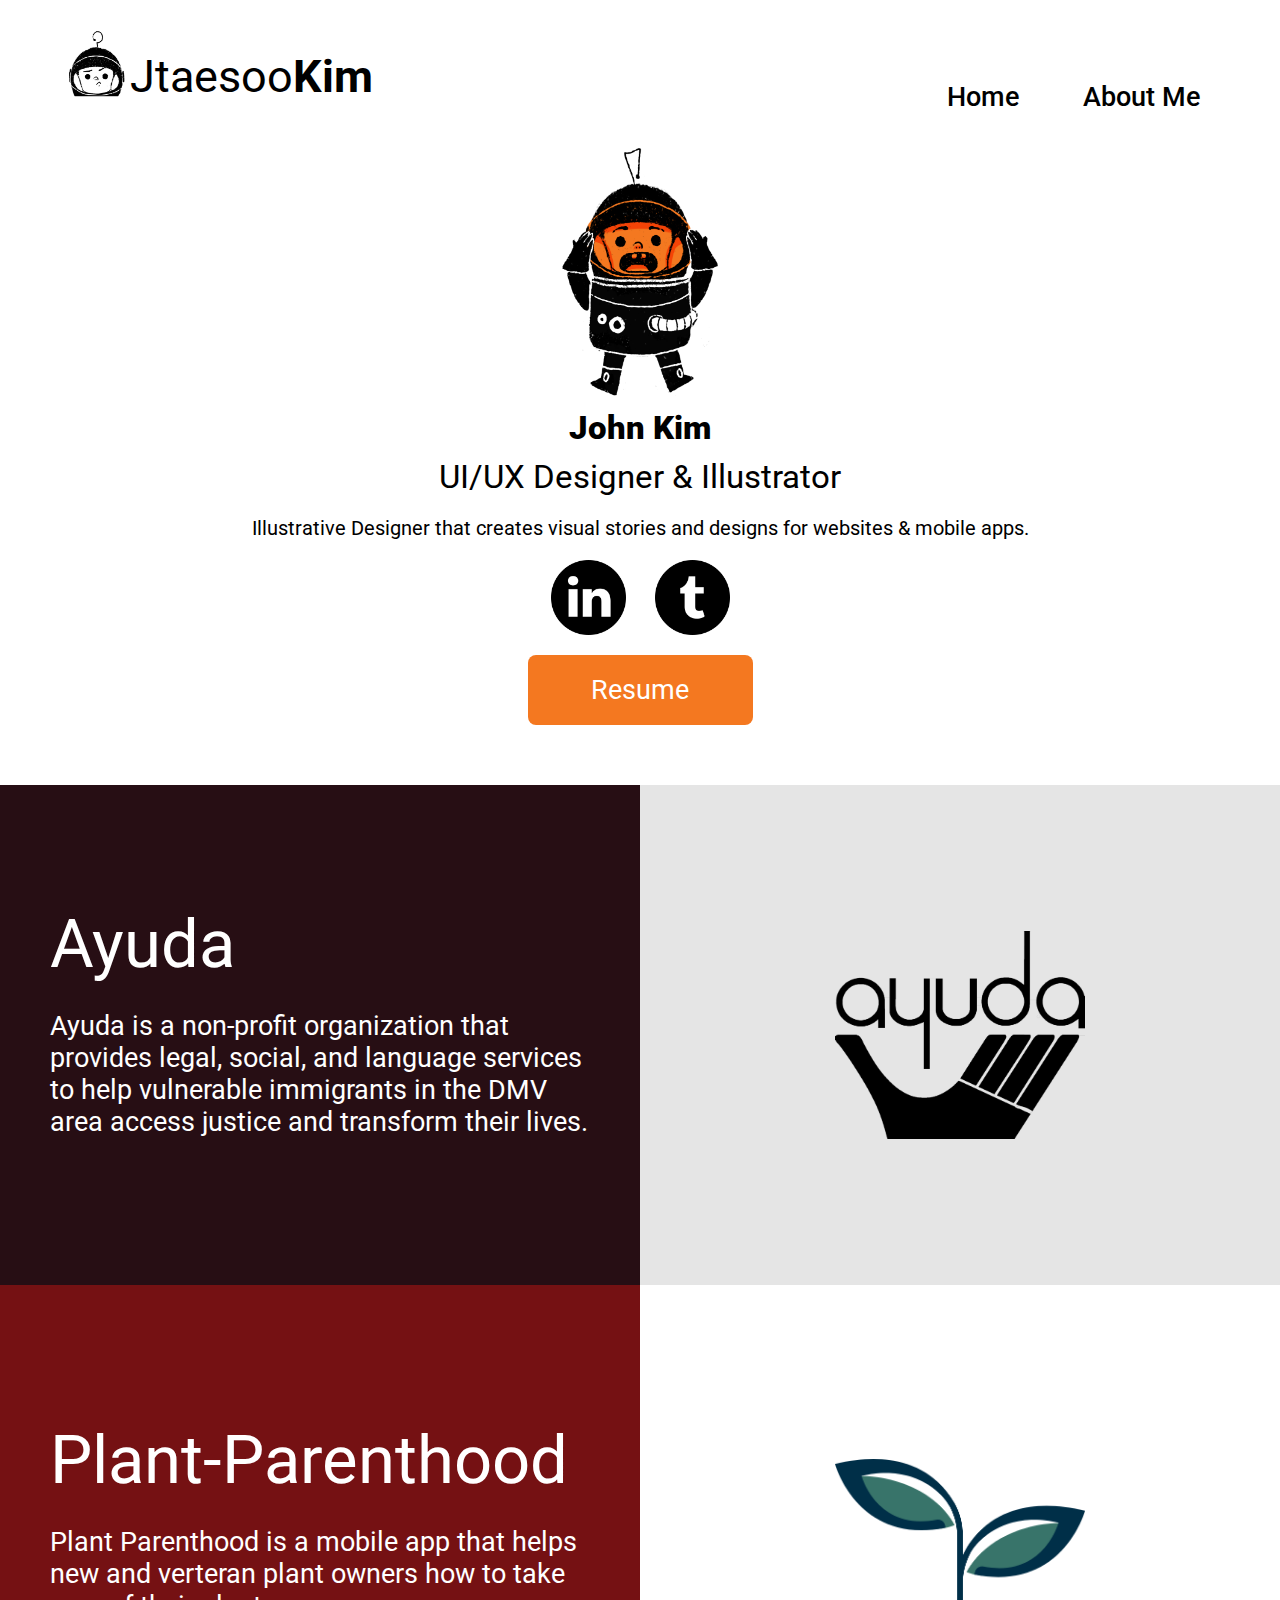
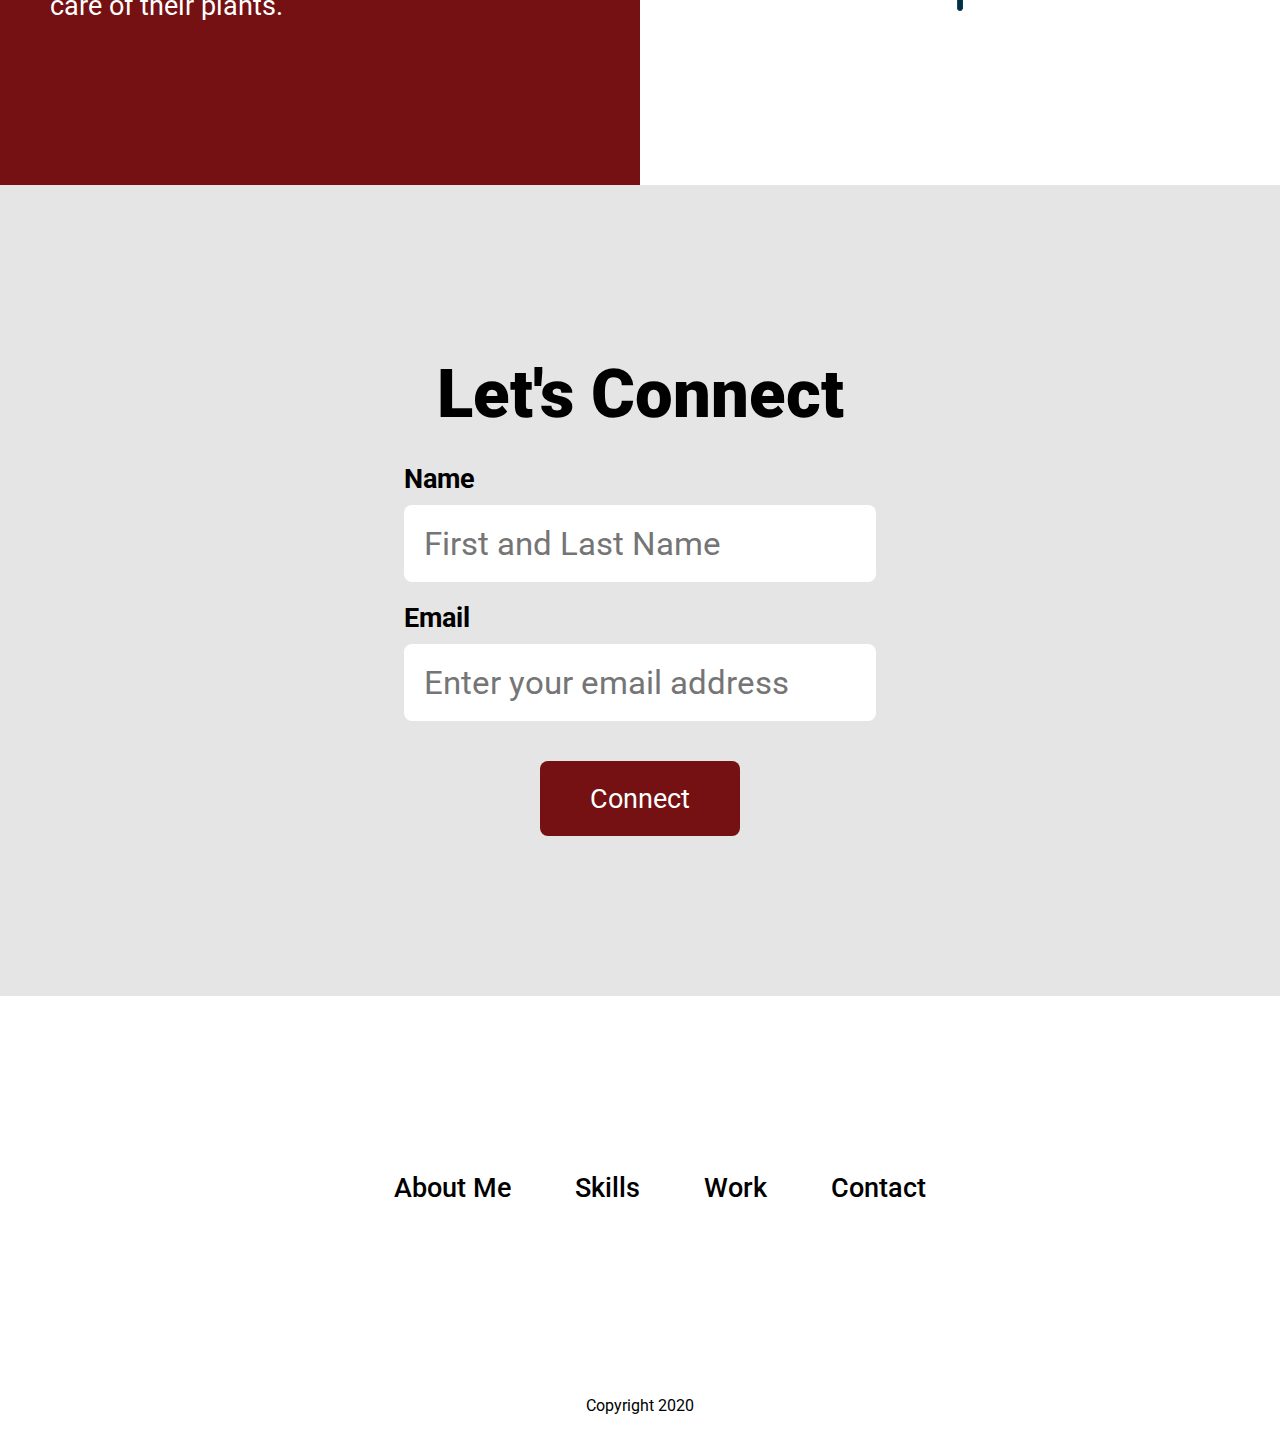
<file: index.html>
<!DOCTYPE html>
<html lang="en">
<head>
    <meta charset="UTF-8">
    <meta name="viewport" content="width=device-width, initial-scale=1.0">
    <title>JTaesooKim</title>
    <link rel="stylesheet" href="./css/index.css">
    <link href='https://fonts.googleapis.com/css?family=Roboto:400,100,100italic,300,300italic,400italic,500,500italic,700,700italic,900italic,900' rel='stylesheet' type='text/css'>
</head>
<body>
<!-- TOP NAVIGATION -->
    <header class="navigation">
        <div class="header">
            <div class="left-header">
                <a href="./index.html"><img src="./images/Website_Icon.png"></a>
                <a href="./index.html"><p>Jtaesoo<b>Kim</b></p></a>
            </div>
            <nav class="right-header">
                <ul class="navBar">
                    <li><a class="nav-Home" href="index.html">Home</a></li>
                    <li><a class="nav-Aboutme" href="html/about.html">About Me</a></li>
                </ul>
            </nav>
        </div>
    </header>
<!-- Short Bio -->
    <section class="intro">
        <div class="info-left">
            <div class="bioINFO">
                <img class="mobile-char" src="./images/Character.png">
                <h1>John Kim</h1>
                <h2>UI/UX Designer & Illustrator</h2>
                <p>Illustrative Designer that creates visual stories and designs for websites & mobile apps.</p>
            </div>
            <div class="socialIcons">
                <img id="linkedin" class="icons" src="./images/001-linkedin.png">
                <img id="tumblr" class="icons" src="./images/002-twitter.png">
            </div>
            <button class="resumebtn">Resume</button>
        </div>
        <div class="info-right">
            <img class="profilePIC" src="./images/Character.png">
        </div>
    </section>
<!-- Projects -->
    <section class="projects">
        <div class="ayuda">
            <h1 class="mobile-Proj">Projects</h1>
            <div class="border project1-info">
                <div class="project-content">
                    <h2>Ayuda</h2>
                    <p>Ayuda is a non-profit organization that provides legal, social, and language services to help vulnerable immigrants in the DMV area access justice and transform their lives.</p>
                </div>
            </div>
            <div class="border ayuda-logo">
                <img id="ayuda-logo-img" src="./images/ayudaicon.png">
            </div>
        </div>
        <div class="plantp">
            <div class="border project2-info">
                <div class="project-content">
                    <h2>Plant-Parenthood</h2>
                    <p>Plant Parenthood is a mobile app that helps new and verteran plant owners how to take care of their plants.</p>
                </div>
            </div>
            <div class="border plantp-logo">
                <img id="plantp-logo-img" src="./images/ppicon.png">
            </div>
        </div>
    </section>
<!-- Connect -->
    <form class="connect">
        <div class="connect-container connect-h1">
            <h1>Let's Connect</h1>
        </div>
        <div class="connect-container connect-input-section">
            <div class="connect-content name-section">
                <div class="content-label"><label><b>Name</b></label></div>
                <div><input type="text" placeholder="First and Last Name"></div>
            </div>
            <div class="connect-content email-section">
                <div class="content-label"><label><b>Email</b></label></div>
                <div><input type="text" placeholder="Enter your email address"></div>
            </div>
            <div class="connect-content">
                <button id="submitbtn" type="submit">Connect</button>
            </div>
        </div>
    </form>
<!-- Footer -->
    <footer class="site-footer">
        <ul class="footer-links">
            <li><a href="#">About Me</a></li>
            <li><a href="#">Skills</a></li>
            <li><a href="#">Work</a></li>
            <li><a href="#">Contact</a></li>
        </ul>
    </footer>
    <div class="copyright">
        <p>Copyright 2020</p>
    </div>
</body>
</html>
</file>
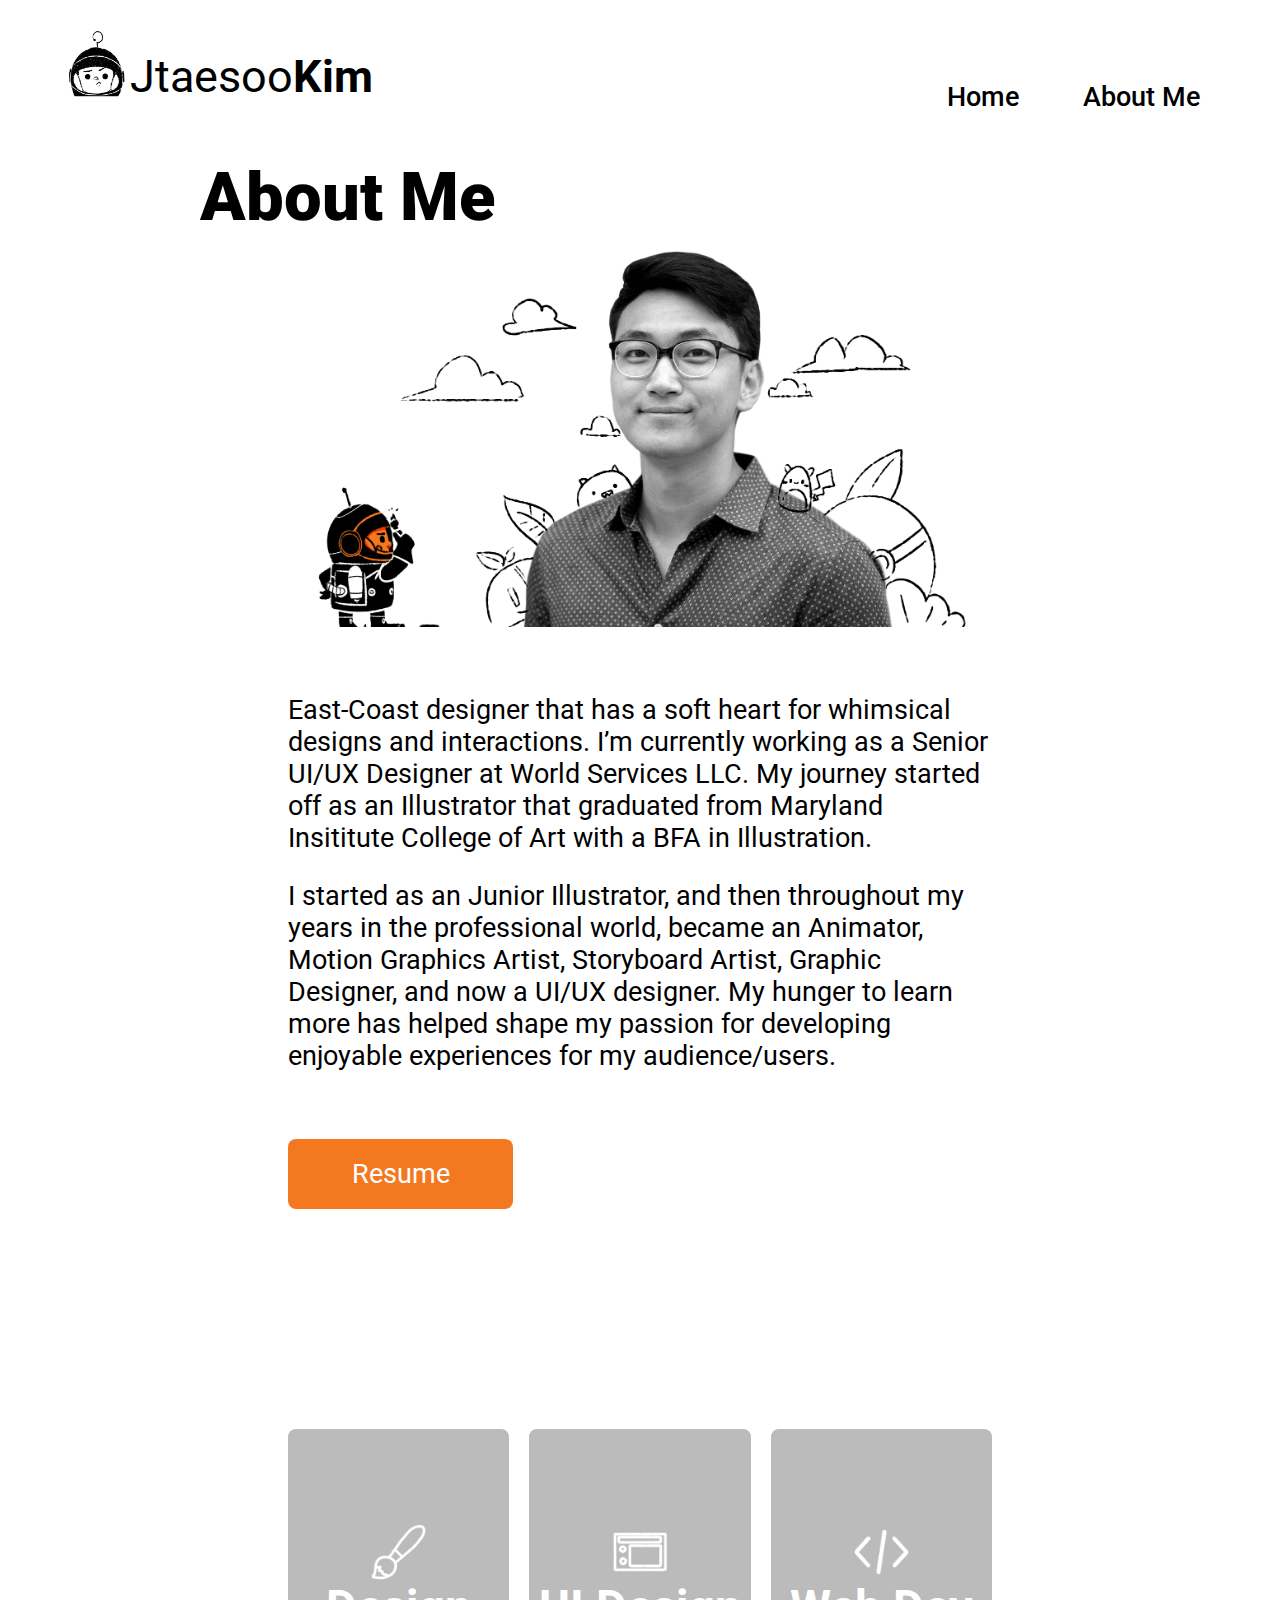
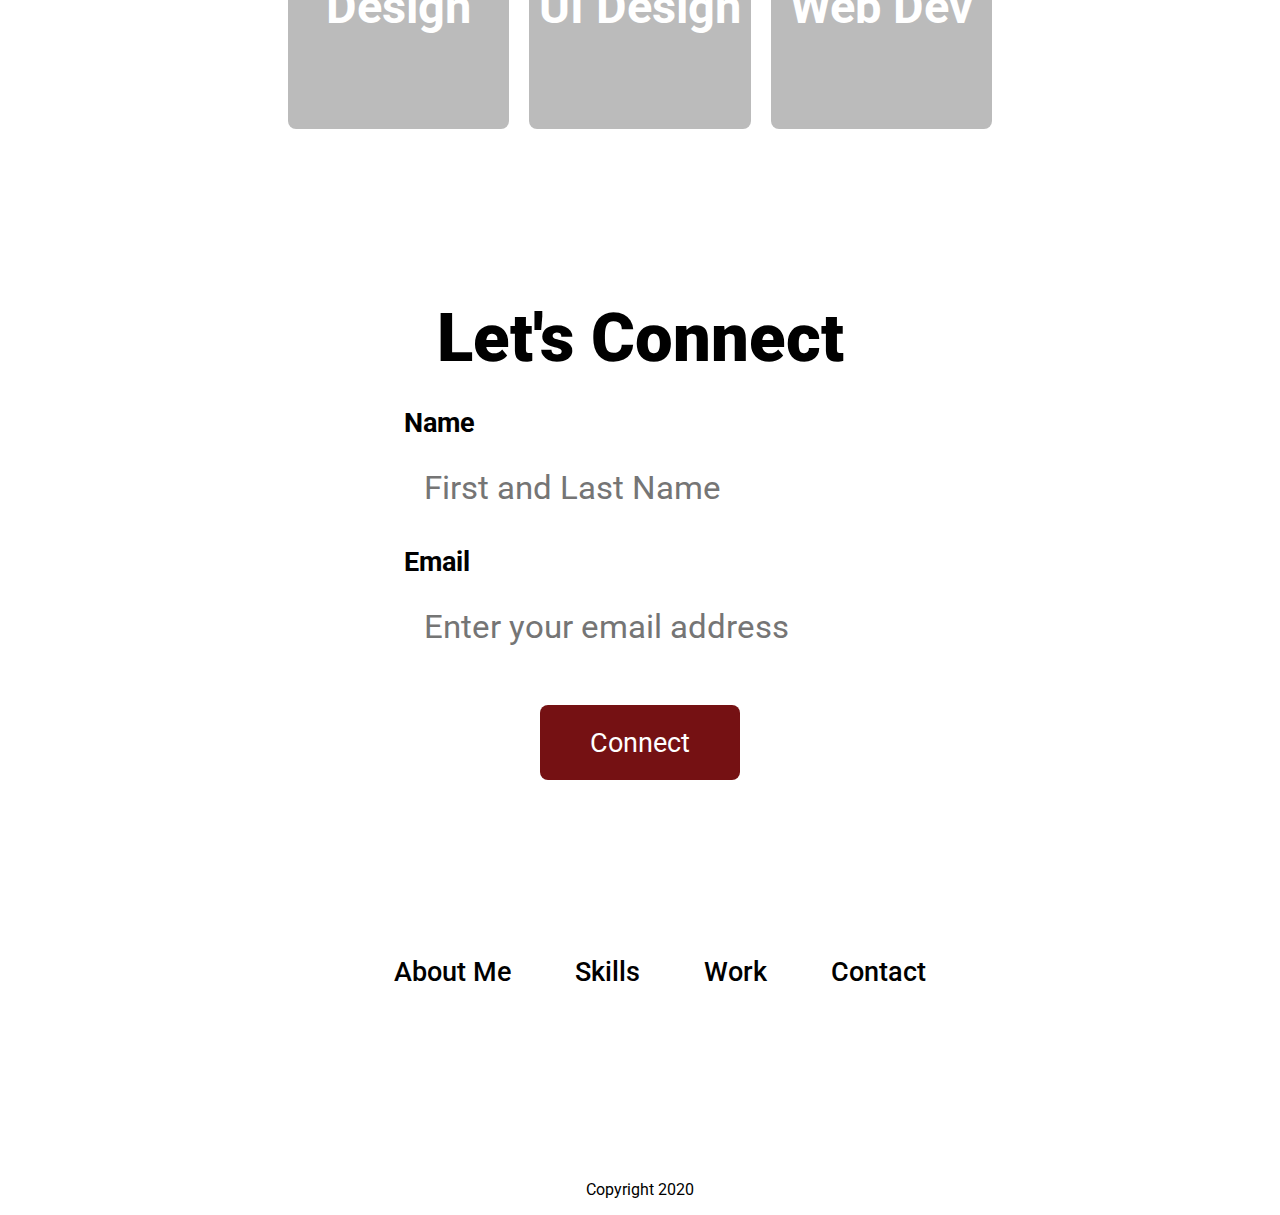
<file: html/about.html>
<!DOCTYPE html>
<html lang="en">
<head>
    <meta charset="UTF-8">
    <meta name="viewport" content="width=device-width, initial-scale=1.0">
    <title>JTaesooKim</title>
    <link rel="stylesheet" href="../css/index.css">
    <link rel="stylesheet" href="../css/about.css">
    <link href='http://fonts.googleapis.com/css?family=Roboto:400,100,100italic,300,300italic,400italic,500,500italic,700,700italic,900italic,900' rel='stylesheet' type='text/css'>
</head>
<body>
<!-- TOP NAVIGATION -->
    <header class="navigation">
        <div class="header">
            <div class="left-header">
                <a href="../index.html"><img src="../images/Website_Icon.png"></a>
                <a href="../index.html"><p>Jtaesoo<b>Kim</b></p></a>
            </div>
            <nav class="right-header">
                <ul class="navBar">
                    <li><a class="nav-Home" href="../index.html">Home</a></li>
                    <li><a class="nav-Aboutme" href="#">About Me</a></li>
                </ul>
            </nav>
        </div>
    </header>
<!-- Short Bio -->
    <section class="about">
        <div class="about-info">
            <h1>About Me</h1>
            <div class="about-picture">
                <img id="aboutme-img" src="../images/Profile_Picture_1.png">
            </div>
            <div class="about-p">
                <p>East-Coast designer that has a soft heart for whimsical designs and interactions. I’m currently working as a Senior UI/UX Designer at World Services LLC. My journey started off as an Illustrator that graduated from Maryland Insititute College of Art with a BFA in Illustration. </p>
                <p>I started as an Junior Illustrator, and then throughout my years in the professional world, became an Animator, Motion Graphics Artist, Storyboard Artist, Graphic Designer, and now a UI/UX designer. My hunger to learn more has helped shape my passion for developing enjoyable experiences for my audience/users.</p>
            </div>
            <div class="about-resumebtn">
                <button class="resumebtn">Resume</button>
            </div>
        </div>
    </section>
<!-- Skills -->
    <section class="skills">
        <div class="skills-container">
            <div class="skill-box">
                <img class="skills-icons" src="../images/paintbrush.png" alt="Design">
                <p>Design</p>
            </div>
            <div class="skill-box middlebox">
                <img class="skills-icons" src="../images/UserInterfaceDesign.png" alt="UI Design">
                <p>UI Design</p>
            </div>
            <div class="skill-box">
                <img class="skills-icons" src="../images/coding.png" alt="Web Dev">
                <p>Web Dev</p>
            </div>
        </div>
    </section>
<!-- Connect -->
    <form>
        <div class="connect-container connect-h1">
            <h1>Let's Connect</h1>
        </div>
        <div class="connect-container connect-input-section">
            <div class="connect-content name-section">
                <div class="content-label"><label><b>Name</b></label></div>
                <div><input type="text" placeholder="First and Last Name"></div>
            </div>
            <div class="connect-content email-section">
                <div class="content-label"><label><b>Email</b></label></div>
                <div><input type="text" placeholder="Enter your email address"></div>
            </div>
            <div class="connect-content">
                <button id="submitbtn" type="submit">Connect</button>
            </div>
        </div>
    </form>
<!-- Footer -->
    <footer class="site-footer">
        <ul class="footer-links">
            <li><a href="#">About Me</a></li>
            <li><a href="#">Skills</a></li>
            <li><a href="#">Work</a></li>
            <li><a href="#">Contact</a></li>
        </ul>
    </footer>
    <div class="copyright">
        <p>Copyright 2020</p>
    </div>
</body>
</html>
</file>
<file: css/index.css>
h1, h2, h3, h4, h5, h6, p, button, a, ul, li, input, label {
    font-family: 'Roboto', sans-serif;
}
h1 {
    font-size: 50pt;
    font-weight: 900;
    margin: 10px 0 10px 0;
}
h2 {
    font-size: 50pt;
    font-weight: 400;
    margin: 10px 0 10px 0;
}
body {
    margin: 0;
}
label {
    font-size: 20pt;
}
input {
    height: 75px;
    width: 50vh;
    font-size: 25pt;
    background-color: #ffffff;
    border-radius: 8px;
    border: none;
    padding-left: 20px;
}
input:focus {
    outline-color: #751113;
    outline-style: solid;
    outline-width: 3px;
}
button:focus {
    outline: none;
}
.content-label {
    margin-bottom: 10px;
}
/* Navigation */
.left-header a {
    text-decoration: none;
    color: black;
}
.navigation {
    margin: 25px 50px 0 50px;
}
.bioINFO p {
    font-size: 25pt;
}
.info-left {
    width: 500px;
}
.header {
    display: flex;
    flex-direction: row;
}
.header .left-header img {
    width: 90px;
    height: 75px;
}
.left-header {
    display: flex;
    flex-direction: row;
    flex-grow: 1;
}
.left-header p {
    font-size: 45px;
    margin-top: 25px;
    margin-left: -10px;
}
.right-header .navBar {
    list-style-type: none;
    padding-top: 40px;
}
.nav-Home:hover {
    box-shadow: 0 3px #F47820;    
}
.nav-Home:active {
    transform: translateY(4px);
}
.nav-Aboutme:hover {
    box-shadow: 0 3px #F47820;
}
.navBar li {
    display: inline-block;
}
.navBar li a {
    font-size: 20pt;
    text-decoration: none;
    margin: 0 30px 0 30px;
    color: black;
    font-weight: 500;
}
/* Info Section */
.mobile-char {
    display: none;
}
.intro {
    display: flex;
    justify-content: space-between;
    margin-bottom: 80px;
}
.info-left {
    padding: 100px 100px 0 200px;
    justify-content: center;
    align-items: center;
}
.info-right {
    padding: 50px 100px 0 100px;
}
.profilePIC {
    height: 800px;
    padding-right: 200px;
}
.icons {
    width: 100px;
    padding: 0 0 16px 0;
}
.icons:hover {
    opacity: 0.7;
}
.icons:active {
    opacity: initial;
    transform: translateY(4px);
}
#linkedin {
    margin-right: 25px;
}
.resumebtn {
    border-radius: 8px;
    background-color: #F47820;
    border: none;
    color: white;
    width: 225px;
    height: 70px;
    font-size: 20pt;
}
.resumebtn:hover {
    opacity: 0.7;
}
.resumebtn:active {
    opacity: initial;
    background-color: #e05e00;
    box-shadow: 0 5px #666;
    transform: translateY(4px);
}
/* Projects */
.mobile-Proj {
    display: none;
}
.projects {
    display: flex;
    flex-direction: column;
    color: white;
}
.border {
    width: 50%;
    height: 500px;
}
.ayuda {
    display: flex;
    flex-direction: row;
}
#ayuda-logo-img {
    width: 250px;
}
.plantp{
    display: flex;
    flex-direction: row;
}
#plantp-logo-img {
    width: 250px;
}
.project1-info {
    display: flex;
    align-items: center;
    background-color: #270E14;
}
.ayuda-logo {
    display: flex;
    justify-content: center;
    align-items: center;
    background-color: #E5E5E5;
}
.project2-info {
    display: flex;
    align-items: center;
    background-color: #751113;
}
.plantp-logo {
    display: flex;
    justify-content: center;
    align-items: center;
    background-color: #ffffff;
}
.projects h2 {
    margin: 0;
}
.project-content{
    padding: 50px;
}
.project-content p {
    font-size: 20pt;
}
/* Connect Section */
.connect {
    padding: 160px 0 160px 0;
    background-color: #E5E5E5;
}
.connect-container{
    display: flex;
    justify-content: center;
    align-items: center;
}
.connect-input-section {
    height: 200px;
}
.name-section {
    display: flex;
    flex-direction: column;
}
.connect-content {
    display: inline-block;
}
.email-section {
    margin: 0 20px 0 20px;
}
#submitbtn {
    margin-top: 45px;
    height: 75px;
    width: 200px;
    border-radius: 8px;
    border: none;
    background-color: #751113;
    color: white;
    font-size: 20pt;
}
#submitbtn:hover {
    opacity: 0.7;
}
#submitbtn:active {
    opacity: initial;
    background-color: #5a0607;
    box-shadow: 0 5px #666;
    transform: translateY(4px);
}
/* Footer */
.site-footer {
    margin-top: 160px;
    display: flex;
    justify-content: center;
    align-items: center;
}
.footer-links li {
    display: inline-block;
}
.footer-links li a {
    font-size: 20pt;
    text-decoration: none;
    padding: 0 30px 0 30px;
    color: black;
    font-weight: 500;
}
.copyright {
    margin-top: 160px;
    display: flex;
    justify-content: center;
    align-items: center;
}
@media only screen and (max-width: 1000px) {
    /* Navigation */
    .navigation {
        margin: 0px;
    }
    .header {
        display: flex;
        flex-direction: row;
    }
    .header .left-header img {
        height: auto;
        width: 72px;
    }
    .left-header {
        display: flex;
        flex-direction: row;
        flex-grow: 1;
    }
    .left-header p {
        font-size: 30px;
        margin-top: 25px;
        margin-left: -10px;
    }
    .right-header {
        display: none;
    }
    .nav-Home:hover {
        box-shadow: 0 3px #F47820;    
    }
    .nav-Home:active {
        transform: translateY(4px);
    }
    .nav-Aboutme:hover {
        box-shadow: 0 3px #F47820;
    }
    .navBar li {
        display: inline-block;
    }
    .navBar li a {
        font-size: 20pt;
        text-decoration: none;
        padding: 0 30px 0 30px;
        color: black;
        font-weight: 500;
    }
    /* Projects */
    .mobile-Proj {
        font-size: 25pt;
        display: flex;
        justify-content: center;
        color: black;
        margin: 160px 0 40px 0;
    }
    .border.project1-info {
        display: none;
    }
    .border.project2-info {
        display: none;
    }
    .border {
        width: auto;
        height: 350px;
    }
    .ayuda {
        display: block;
    }
    #ayuda-logo-img {
        width: 250px;
    }
    .plantp{
        display: block;
        justify-content: center;
    }
    /* Form */

    /* Footer */
    .site-footer {
        margin-top: 160px;
    }
}
@media only screen and (max-width: 1705px) {
    /* Info */
    .mobile-char {
        display: block;
        margin-left: auto;
        margin-right: auto;
        height: 250px;
    }
    .intro {
        display: flex;
        flex-direction: column;
        margin-bottom: 0;
    }
    .bioINFO h1 {
        display: flex;
        justify-content: center;
        font-size: 25pt;
        
    }
    .bioINFO h2 {
        display: flex;
        justify-content: center;
        text-align: center;
        font-size: 25pt;
        padding: 0 70px;
    }
    .bioINFO p {
        text-align: center;
        font-size: 15pt;
        padding: 0 20px;
    }
    .info-left {
        display: flex;
        flex-direction: column;
        justify-content: center;
        padding: 0;
        width: 100%;
    }
    .info-right {
        display: none;
    }
    .icons {
        pointer-events: none;
        width: 75px;
        padding: 0 0 16px 0;
    }
    #linkedin {
        margin-right: 25px;
    }
    .resumebtn {
        pointer-events: none;
        margin-bottom: 60px;
    }
}
@media only screen and (max-width: 1400px) {
    .connect-container{
        display: flex;
        flex-direction: column;
        justify-content: center;
        align-items: center;
    }
    .connect-input-section {
        height: 100%;
        margin-bottom: 0;
    }
    input {
        box-shadow: none;
        outline-style: none;
    }
    .name-section {
        display: block;
    }
    .email-section {
        margin: 0 0px 0 0px;
    }
    #submitbtn {
        margin-top: 20px;
        height: 75px;
        width: 200px;
        border-radius: 8px;
        border: none;
        background-color: #751113;
        color: white;
        font-size: 20pt;
    }
    .connect-content {
        display: block;
        margin-top: 20px;
    }
    #submitbtn {
        pointer-events: none;
    }
}
@media only screen and (max-width: 650px) {
    input {
        width: 275px;
        font-size: 16pt;
        padding: 0;
        text-align: center;
    }
}
@media only screen and (max-width: 420px) {
    .connect-container.connect-h1 h1 {
        text-align: center;
    }
}
</file>
<file: css/about.css>
.about{
    display: flex;
    flex-direction: column;
    justify-content: center;
    font-size: 20pt;
    padding: 0 200px 0 200px;
}
#aboutme-img {
    width: 75%;
}
.about-picture {
    display: flex;
    justify-content: center;
}
.about-p {
    padding: 40px 10% 0 10%;
}
.about-resumebtn{
    padding: 40px 10% 0 10%;
}
.skills {
    padding: 160px 200px 0 200px;
    margin-bottom: 160px;
}
.skills-container {
    display: flex;
    justify-content: space-between;
    padding: 0 10% 0 10%;
}
.skill-box {
    display: flex;
    flex-direction: column;
    justify-content: center;
    align-items: center;
    height: 300px;
    width: 350px;
    background-color: #BBBBBB;
    border-radius: 8px;
    font-size: 35pt;
    font-weight: 700;
    color: white;
    text-align: center;
}
.skill-box:hover {
    background-color: #751113;
}
.skill-box:active {
    background-color: #5c0a0b;
    box-shadow: 0 5px #666;
    transform: translateY(4px);
}
.skill-box p {
    margin: 0;
}
.skills-icons {
    width: 25%;
}
.middlebox {
    margin: 0 20px 0 20px;
}
@media only screen and (max-width: 1000px) {
    .skills {
        padding: 40px 10% 0 10%;
    }
    .about {
        padding: 0;
    }
    .about h1 {
        text-align: center;
    }
    .about-p {
        font-size: 12pt;
    }
    .about-info {
        display: flex;
        justify-content: center;
    }
    .about-resumebtn {
        display: flex;
        justify-content: center;
    }
    .skills-container {
        display: flex;
        justify-content: space-between;
        padding: 0;
    }
    .skill-box {
        padding: 20px;
        height: auto;
        width: auto;
        text-align: center;
        font-size: 4vw;
    }
    .skills-icons {
        display: none;
    }
}
</file>
